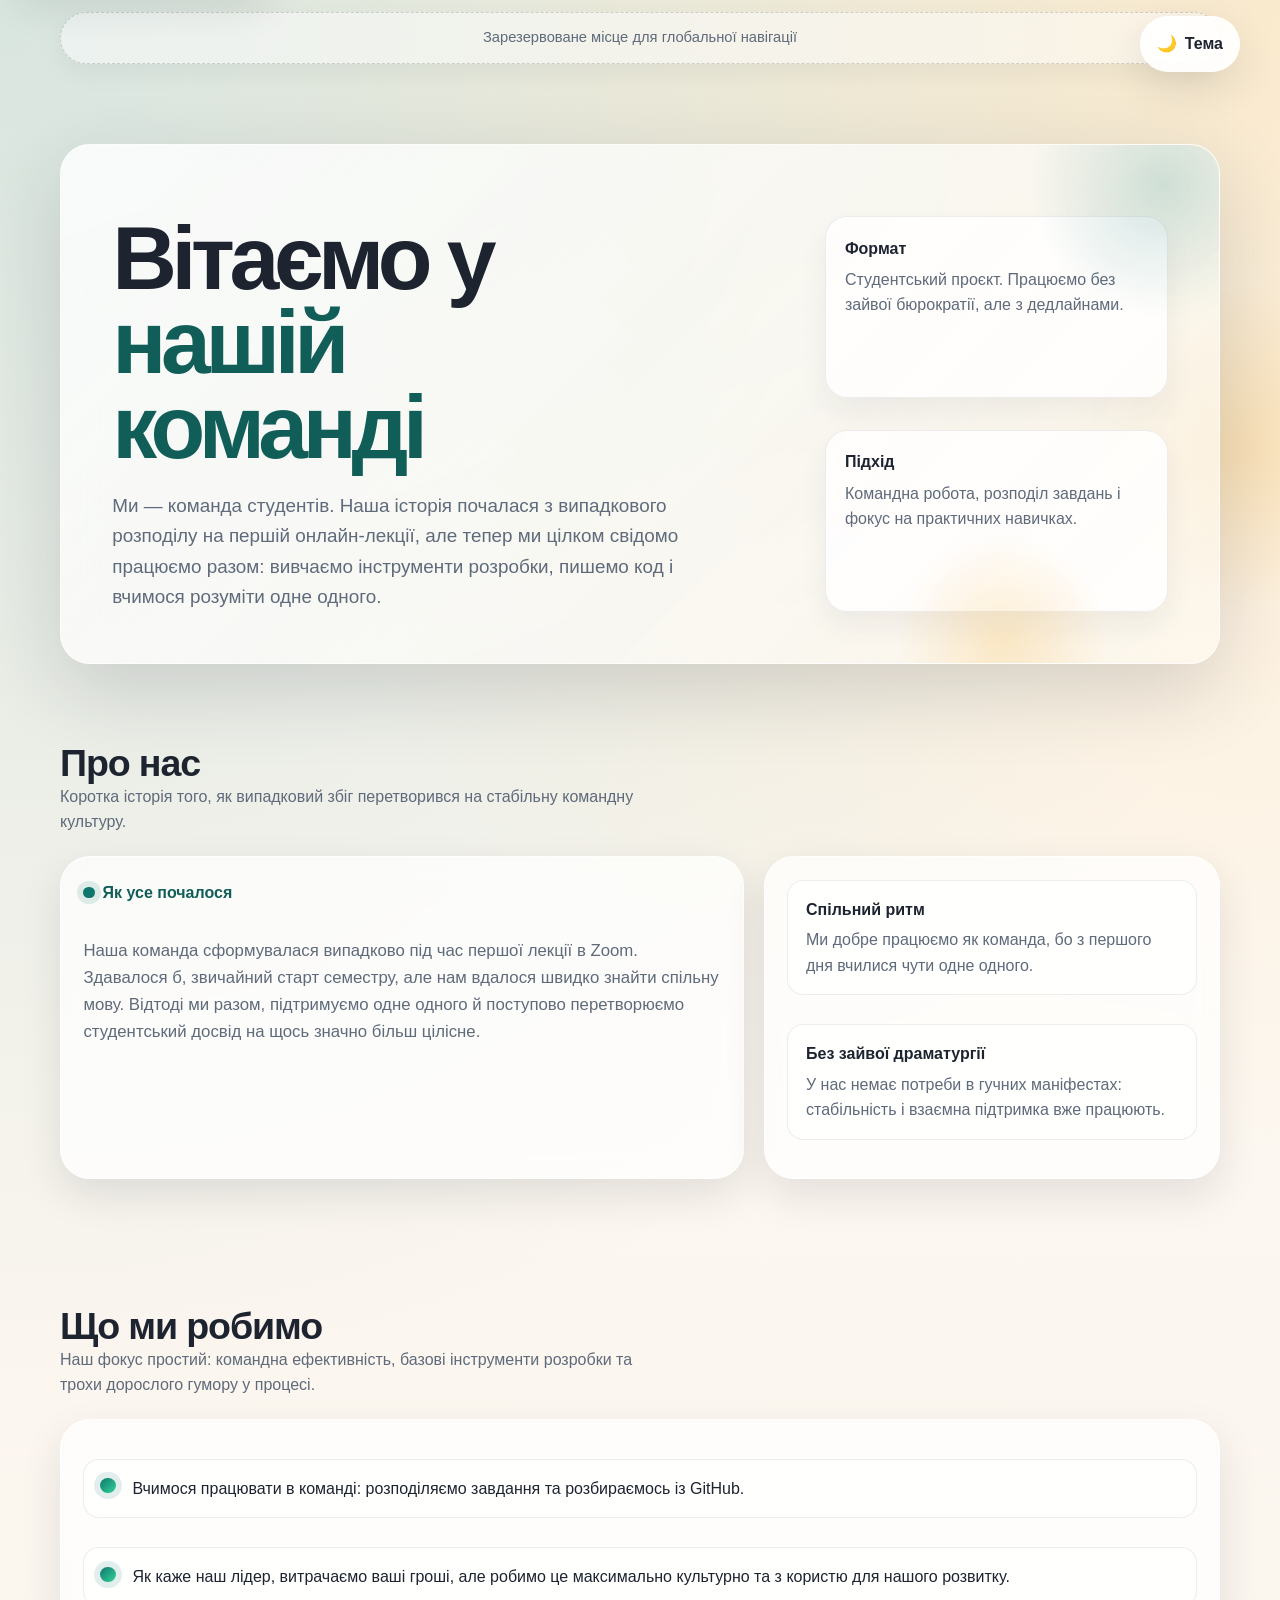
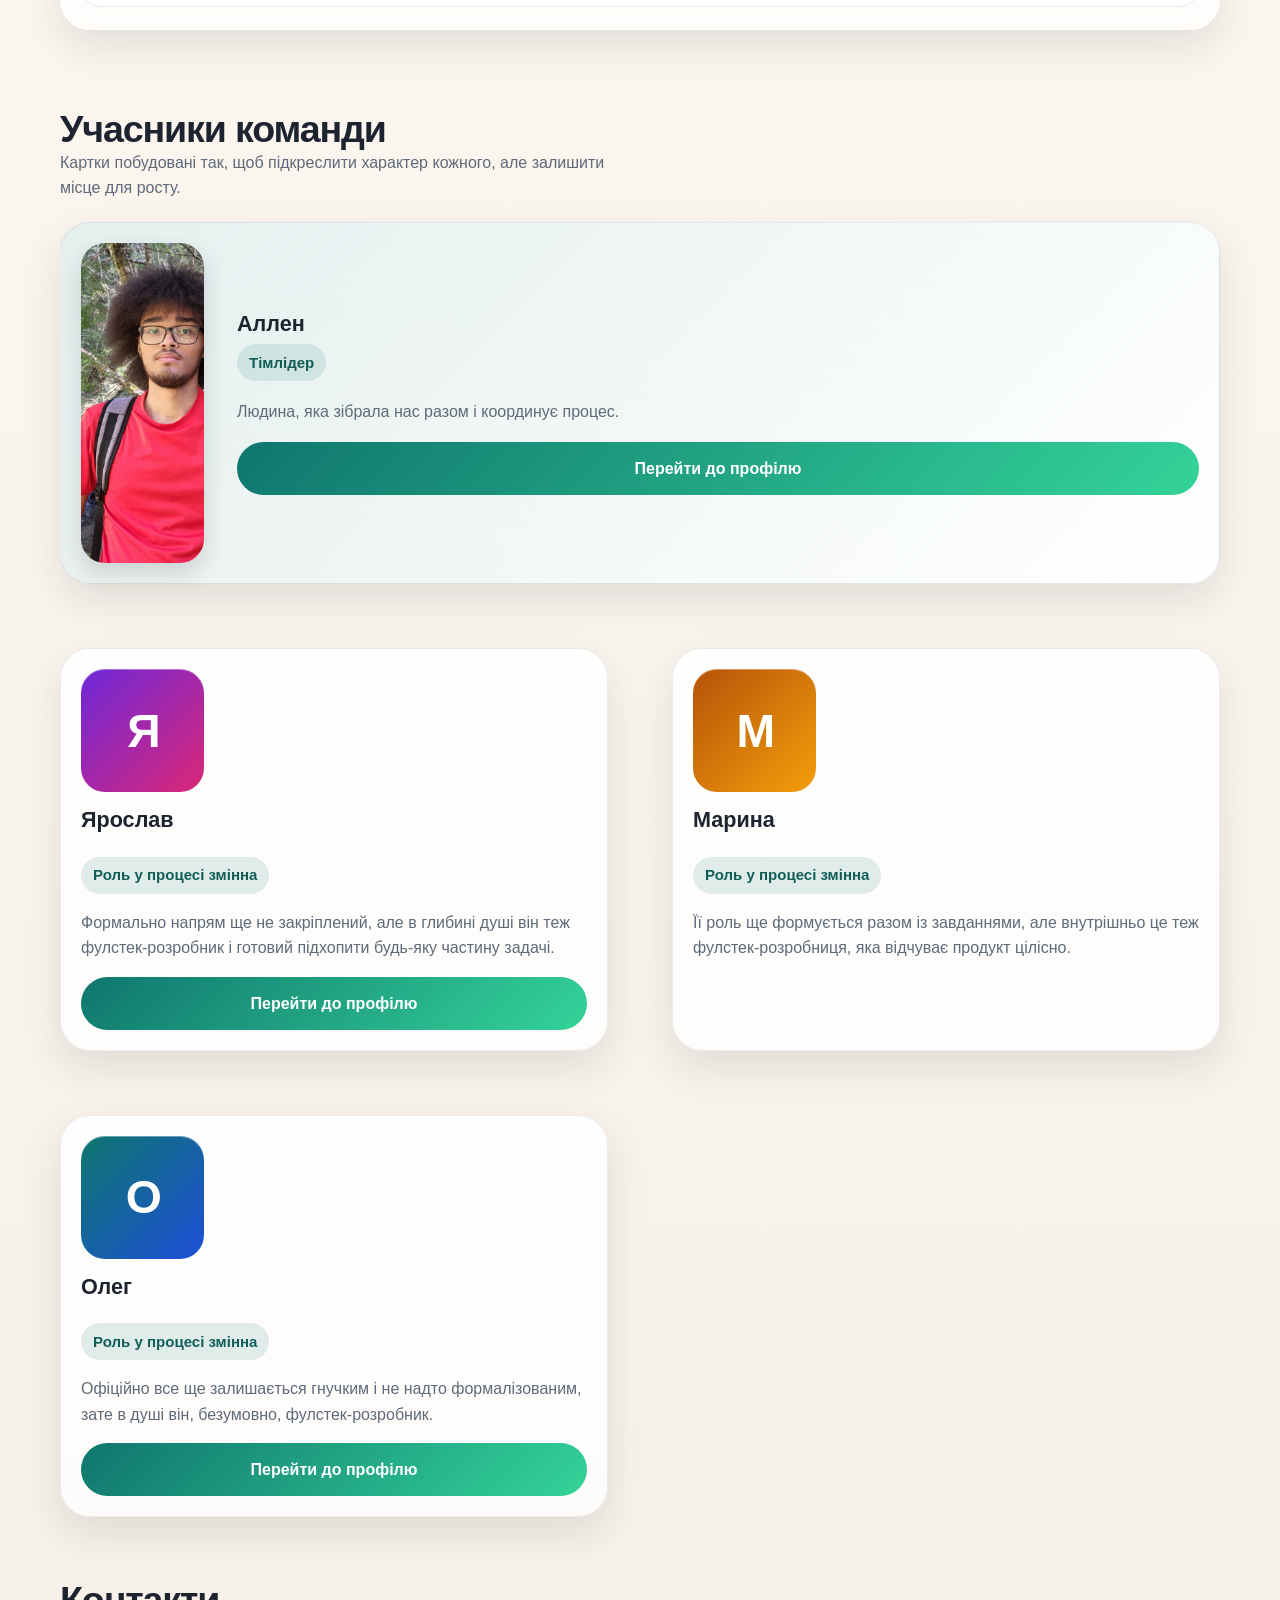
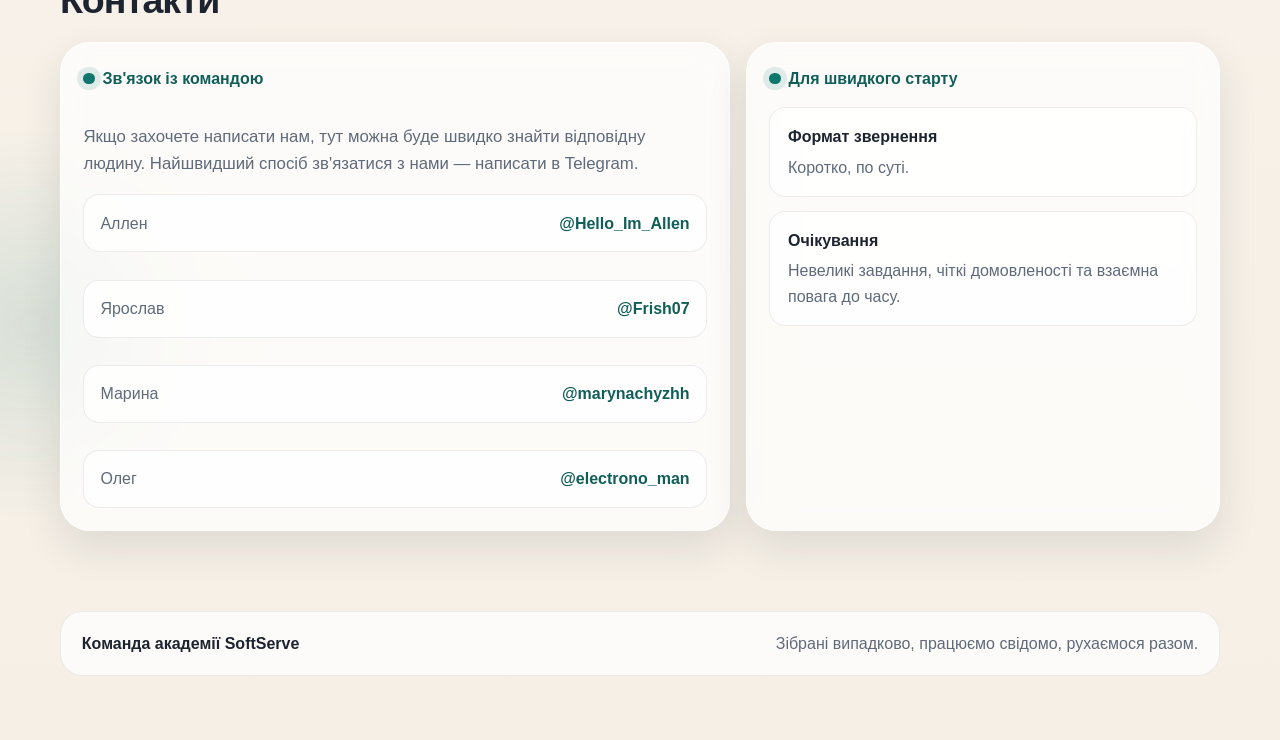
<file: index.html>
<!DOCTYPE html>
<html lang="uk">

<head>
    <meta charset="UTF-8">
    <meta name="viewport" content="width=device-width, initial-scale=1.0">
    <meta name="description" content="Сучасна сторінка команди академії SoftServe з описом, ролями та контактами.">
    <title>Команда академії SoftServe</title>
    <link rel="stylesheet" href="./css/styles.css">
</head>

<body>
    <a class="skip-link" href="#main-content">Перейти до основного вмісту</a>
    <nav id="navbar-placeholder" aria-label="Майбутня глобальна навігація">
        <div class="navbar-placeholder-bar">Зарезервоване місце для глобальної навігації</div>
    </nav>
    <div class="theme-toggle">
        <input type="checkbox" id="theme-switch" class="theme-switch" aria-label="Увімкнути нічну тему">
        <label for="theme-switch" class="theme-switch-label">
            <span class="theme-switch-icon">🌙</span>
            <span class="theme-switch-text">Тема</span>
        </label>
    </div>
    <div class="page-shell">
        <main id="main-content">
            <section class="hero">
                <div class="container">
                    <div class="hero-card">
                        <div class="hero-grid">
                            <div>
                                <h1>Вітаємо у <span>нашій команді</span></h1>
                                <p class="hero-copy">
                                    Ми — команда студентів. Наша історія почалася з випадкового розподілу на першій
                                    онлайн-лекції, але тепер ми цілком свідомо працюємо разом: вивчаємо інструменти
                                    розробки, пишемо код і вчимося розуміти одне одного.
                                </p>
                            </div>
                            <aside class="hero-meta" aria-label="Короткі факти про команду">
                                <div class="meta-card">
                                    <strong>Формат</strong>
                                    <p>Студентський проєкт. Працюємо без зайвої бюрократії, але з дедлайнами.</p>
                                </div>
                                <div class="meta-card">
                                    <strong>Підхід</strong>
                                    <p>Командна робота, розподіл завдань і фокус на практичних навичках.</p>
                                </div>
                            </aside>
                        </div>
                    </div>
                </div>
            </section>

            <section class="section" id="about">
                <div class="container">
                    <div class="section-heading">
                        <div>
                            <h2>Про нас</h2>
                            <p>Коротка історія того, як випадковий збіг перетворився на стабільну командну культуру.</p>
                        </div>
                    </div>
                    <div class="about-grid">
                        <article class="panel">
                            <span class="story-badge">Як усе почалося</span>
                            <p class="about-copy">
                                Наша команда сформувалася випадково під час першої лекції в Zoom. Здавалося б, звичайний
                                старт семестру, але нам вдалося швидко знайти спільну мову. Відтоді ми разом,
                                підтримуємо одне одного й поступово перетворюємо студентський досвід на щось значно
                                більш цілісне.
                            </p>
                        </article>
                        <aside class="panel facts" aria-label="Факти про команду">
                            <div class="fact">
                                <strong>Спільний ритм</strong>
                                <span>Ми добре працюємо як команда, бо з першого дня вчилися чути одне одного.</span>
                            </div>
                            <div class="fact">
                                <strong>Без зайвої драматургії</strong>
                                <span>У нас немає потреби в гучних маніфестах: стабільність і взаємна підтримка вже
                                    працюють.</span>
                            </div>
                        </aside>
                    </div>
                </div>
            </section>

            <section class="section" id="what-we-do">
                <div class="container">
                    <div class="section-heading">
                        <div>
                            <h2>Що ми робимо</h2>
                            <p>Наш фокус простий: командна ефективність, базові інструменти розробки та трохи дорослого
                                гумору у процесі.</p>
                        </div>
                    </div>
                    <div class="panel">
                        <ul class="what-list">
                            <li>Вчимося працювати в команді: розподіляємо завдання та розбираємось із GitHub.</li>
                            <li>Як каже наш лідер, витрачаємо ваші гроші, але робимо це максимально культурно та з
                                користю для нашого розвитку.</li>
                        </ul>
                    </div>
                </div>
            </section>

            <section class="section" id="team">
                <div class="container">
                    <div class="section-heading">
                        <div>
                            <h2>Учасники команди</h2>
                            <p>Картки побудовані так, щоб підкреслити характер кожного, але залишити місце для росту.
                            </p>
                        </div>
                    </div>
                    <div class="team-grid">
                        <article class="team-card featured">
                            <img class="avatar avatar-photo" src="./content/images/Allen.png" alt="Фото Аллена"
                                width="320" height="320" loading="lazy" decoding="async">
                            <div class="details">
                                <div>
                                    <h3>Аллен</h3>
                                    <span class="team-role">Тімлідер</span>
                                </div>
                                <p>
                                    Людина, яка зібрала нас разом і координує процес.
                                </p>
                                <a href="./html/team/aboutAllen.html" class="profile-link">Перейти до профілю</a>
                            </div>
                        </article>

                        <article class="team-card">
                            <div class="avatar alt" aria-hidden="true">Я</div>
                            <h3>Ярослав</h3>
                            <span class="team-role">Роль у процесі змінна</span>
                            <p>
                                Формально напрям ще не закріплений, але в глибині душі він теж фулстек-розробник і
                                готовий підхопити будь-яку частину задачі.
                            </p>
                            <a href="./html/team/aboutyaroslav.html" class="profile-link">Перейти до профілю</a>
                        </article>

                        <article class="team-card">
                            <div class="avatar warm" aria-hidden="true">М</div>
                            <h3>Марина</h3>
                            <span class="team-role">Роль у процесі змінна</span>
                            <p>
                                Її роль ще формується разом із завданнями, але внутрішньо це теж фулстек-розробниця, яка
                                відчуває продукт цілісно.
                            </p>
                        </article>

                        <article class="team-card">
                            <div class="avatar" aria-hidden="true">О</div>
                            <h3>Олег</h3>
                            <span class="team-role">Роль у процесі змінна</span>
                            <p>
                                Офіційно все ще залишається гнучким і не надто формалізованим, зате в душі він,
                                безумовно, фулстек-розробник.
                            </p>
                            <a href="./html/team/aboutOleh.html" class="profile-link">Перейти до профілю</a>
                        </article>
                    </div>
                </div>
            </section>

            <section class="section" id="contact">
                <div class="container">
                    <div class="section-heading">
                        <div>
                            <h2>Контакти</h2>
                        </div>
                    </div>
                    <div class="contact-grid">
                        <div class="panel contact-panel">
                            <strong class="story-badge">Зв'язок із командою</strong>
                            <p class="about-copy">
                                Якщо захочете написати нам, тут можна буде швидко знайти відповідну людину. Найшвидший
                                спосіб зв'язатися з нами — написати в Telegram.
                            </p>
                            <ul class="contact-list">
                                <li><span>Аллен</span><a class="handle"
                                        href="https://t.me/Hello_Im_Allen">@Hello_Im_Allen</a></li>
                                <li><span>Ярослав</span><a class="handle" href="https://t.me/Frish07">@Frish07</a></li>
                                <li><span>Марина</span><a class="handle"
                                        href="https://t.me/marynachyzhh">@marynachyzhh</a></li>
                                <li><span>Олег</span><a class="handle"
                                        href="https://t.me/electrono_man">@electrono_man</a></li>
                            </ul>
                        </div>

                        <aside class="panel handles-panel">
                            <strong class="story-badge">Для швидкого старту</strong>
                            <div class="fact">
                                <strong>Формат звернення</strong>
                                <span>Коротко, по суті.</span>
                            </div>
                            <div class="fact">
                                <strong>Очікування</strong>
                                <span>Невеликі завдання, чіткі домовленості та взаємна повага до часу.</span>
                            </div>
                        </aside>
                    </div>
                </div>
            </section>
        </main>

        <footer>
            <div class="container">
                <div class="footer-band">
                    <strong>Команда академії SoftServe</strong>
                    <span>Зібрані випадково, працюємо свідомо, рухаємося разом.</span>
                </div>
            </div>
        </footer>
    </div>
</body>

</html>
</file>
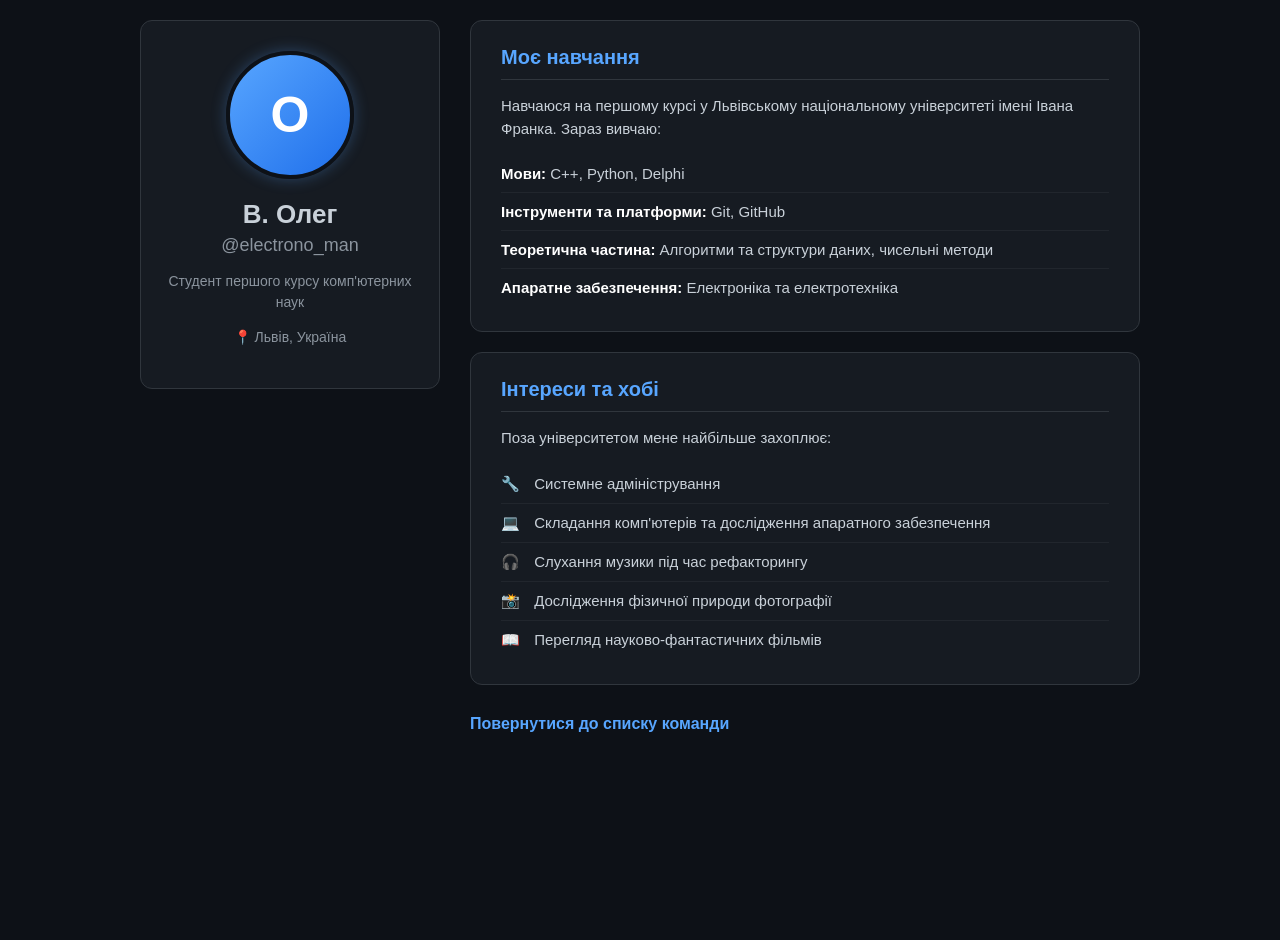
<file: oleh/index.html>
<!DOCTYPE html>
<html lang="uk">
<head>
    <meta charset="UTF-8">
    <meta name="viewport" content="width=device-width, initial-scale=1.0">
    <title>Олег | Сторінка про себе</title>
    <link rel="stylesheet" href="style.css">
</head>
<body>

    <div class="profile-container">
        <aside class="sidebar">
            <div class="avatar-container">
                <div class="avatar-placeholder">О</div>
            </div>
            <div class="user-meta">
                <h1>В. Олег</h1>
                <p class="username">@electrono_man</p> <p class="bio">Студент першого курсу комп'ютерних наук</p>
                <p class="location">📍 Львів, Україна</p>
            </div>
        </aside>

        <main class="main-content">
            <section class="info-card">
                <h3>Моє навчання</h3>
                <p class="intro-text">Навчаюся на першому курсі у Львівському національному університеті імені Івана Франка. Зараз вивчаю:</p>
                <ul class="skills-list">
                    <li><strong>Мови:</strong> C++, Python, Delphi</li>
                    <li><strong>Інструменти та платформи:</strong> Git, GitHub</li>
                    <li><strong>Теоретична частина:</strong> Алгоритми та структури даних, чисельні методи</li>
                    <li><strong>Апаратне забезпечення:</strong> Електроніка та електротехніка</li>
                </ul>
            </section>

            <section class="info-card">
                <h3>Інтереси та хобі</h3>
                <p class="intro-text">Поза університетом мене найбільше захоплює:</p>
                <ul class="hobby-list">
                    <li><span class="emoji">🔧</span> Системне адміністрування</li>
                    <li><span class="emoji">💻</span> Складання комп'ютерів та дослідження апаратного забезпечення</li>
                    <li><span class="emoji">🎧</span> Слухання музики під час рефакторингу</li>
                    <li><span class="emoji">📸</span> Дослідження фізичної природи фотографії</li>
                    <li><span class="emoji">📖</span> Перегляд науково-фантастичних фільмів</li>
                </ul>
            </section>
            
            <div class="navigation-card">
                 <a href="../index.html" class="back-link">Повернутися до списку команди</a>
            </div>
        </main>
    </div>

</body>
</html>
</file>
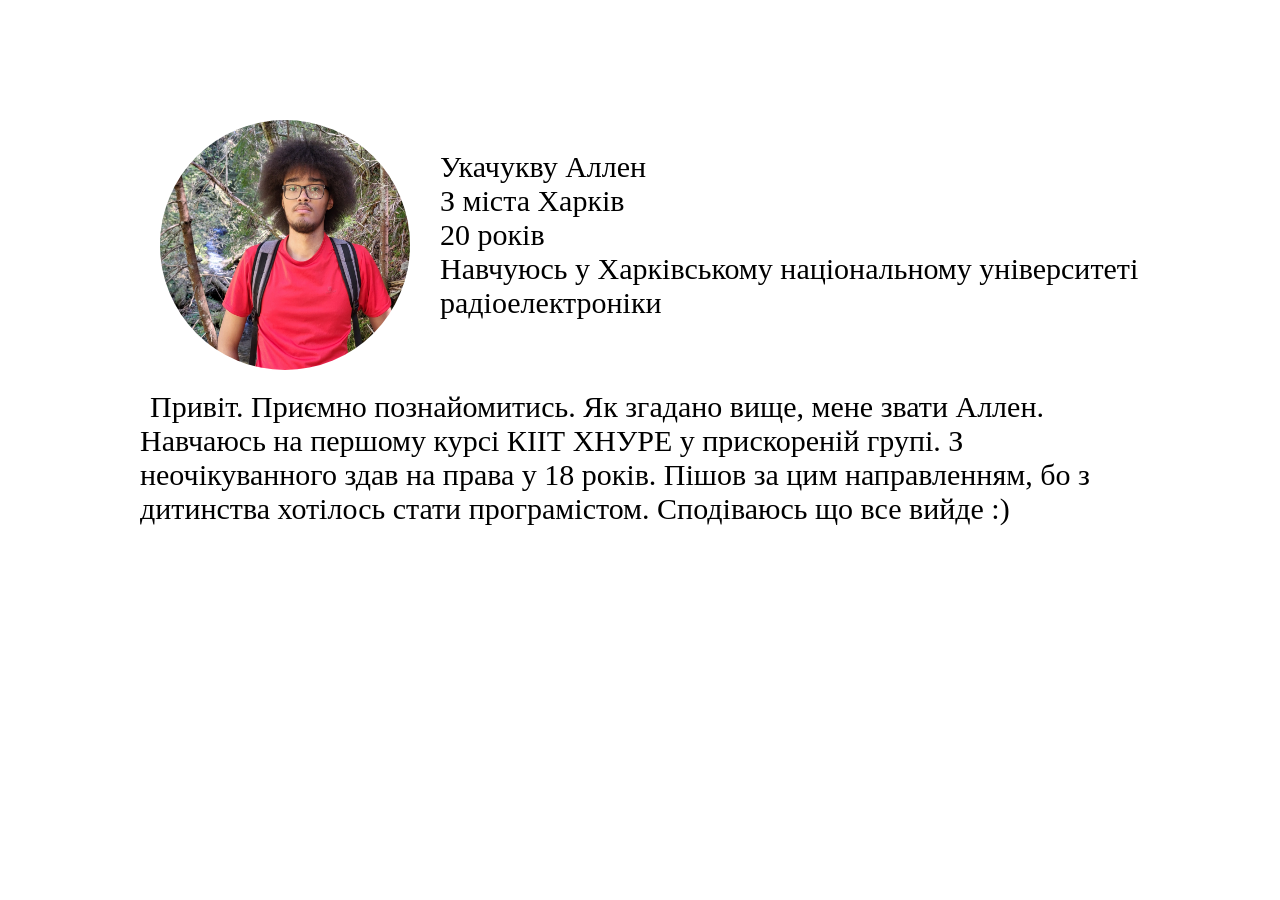
<file: aboutAllen.html>
<!DOCTYPE html>
<html lang="ua">

<head>
    <meta charset="UTF-8">
    <meta name="viewport" content="width=device-width, initial-scale=1.0">
    <title>Document</title>
    <link rel="stylesheet" href="..\css\aboutAllen.css">
</head>

<body>
    <div class="about">
        <div class="row1">
            <img src="..\content\images\Allen.png" alt="Файний хлопак">
            <div class="textConteiner">
                <span> Укачукву Аллен<br>З міста Харків<br>20 років<br>Навчуюсь у Харківському національному
                    університеті
                    радіоелектроніки</span>
            </div>
        </div>
        <span class="comment">Привіт. Приємно познайомитись. Як згадано вище, мене звати Аллен. Навчаюсь на першому
            курсі КІІТ ХНУРЕ у прискореній групі. З неочікуванного здав на права у 18 років. Пішов за цим направленням,
            бо з дитинства хотілось стати програмістом. Сподіваюсь що все вийде :) </span>
    </div>
</body>

</html>
</file>
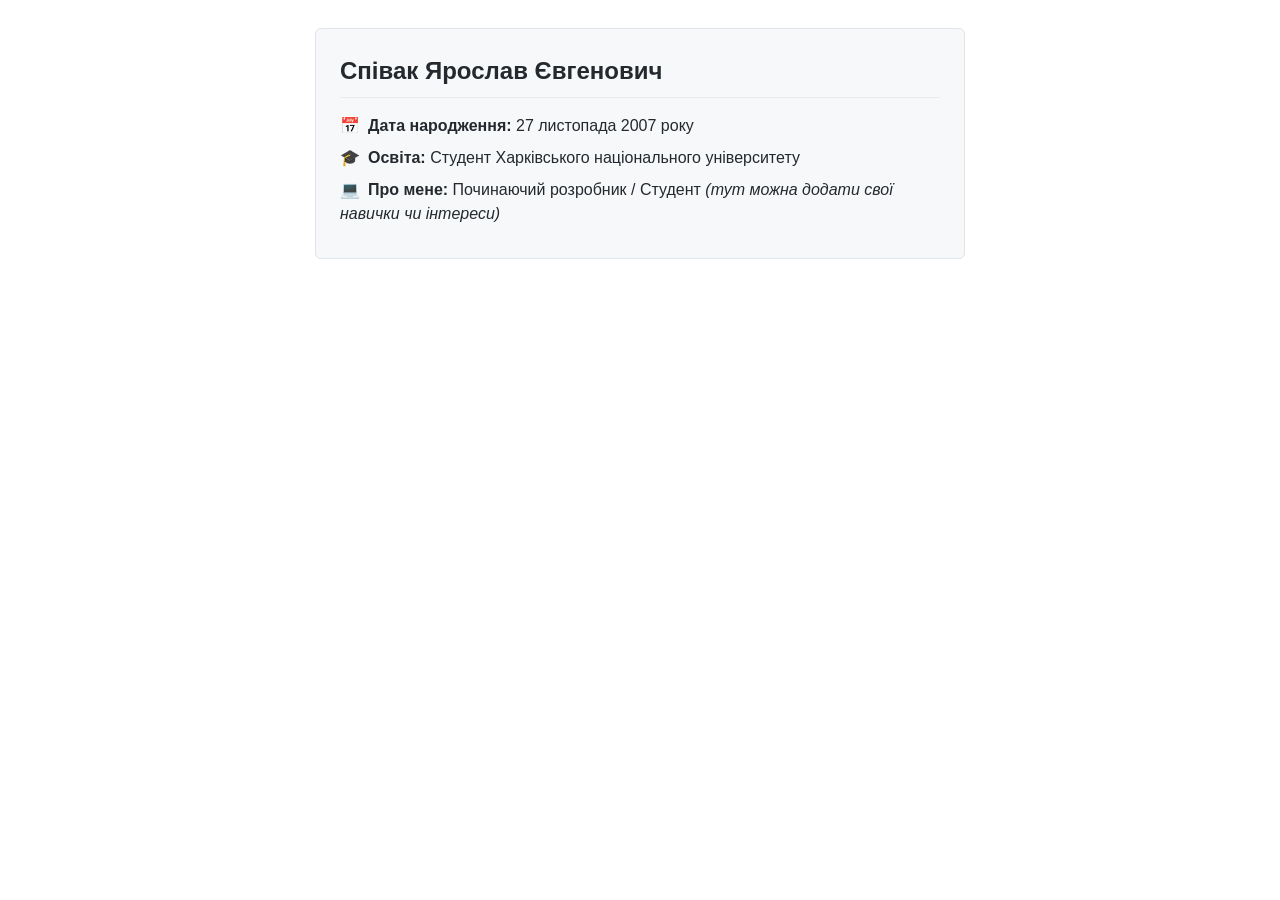
<file: aboutyaroslav.html>
<!DOCTYPE html>
<html lang="uk">
<head>
    <meta charset="UTF-8">
    <meta name="viewport" content="width=device-width, initial-scale=1.0">
    <title>Профіль - Співак Ярослав</title>
    <style>
        body {
            font-family: -apple-system, BlinkMacSystemFont, "Segoe UI", Helvetica, Arial, sans-serif;
            background-color: #ffffff;
            color: #24292e;
            line-height: 1.5;
            padding: 20px;
        }
        .profile-card {
            max-width: 600px;
            margin: 0 auto;
            padding: 24px;
            border: 1px solid #e1e4e8;
            border-radius: 6px;
            background-color: #f6f8fa;
        }
        .profile-name {
            font-size: 24px;
            font-weight: 600;
            margin-top: 0;
            margin-bottom: 16px;
            border-bottom: 1px solid #eaecef;
            padding-bottom: 8px;
        }
        .profile-info {
            list-style: none;
            padding: 0;
            margin: 0;
        }
        .profile-info li {
            margin-bottom: 8px;
            font-size: 16px;
        }
        .icon {
            margin-right: 8px;
        }
    </style>
</head>
<body>

    <div class="profile-card">
        <h1 class="profile-name">Співак Ярослав Євгенович</h1>
        <ul class="profile-info">
            <li><span class="icon">📅</span><strong>Дата народження:</strong> 27 листопада 2007 року</li>
            <li><span class="icon">🎓</span><strong>Освіта:</strong> Студент Харківського національного університету</li>
            <li><span class="icon">💻</span><strong>Про мене:</strong> Починаючий розробник / Студент <i>(тут можна додати свої навички чи інтереси)</i></li>
        </ul>
    </div>

</body>
</html>
</file>
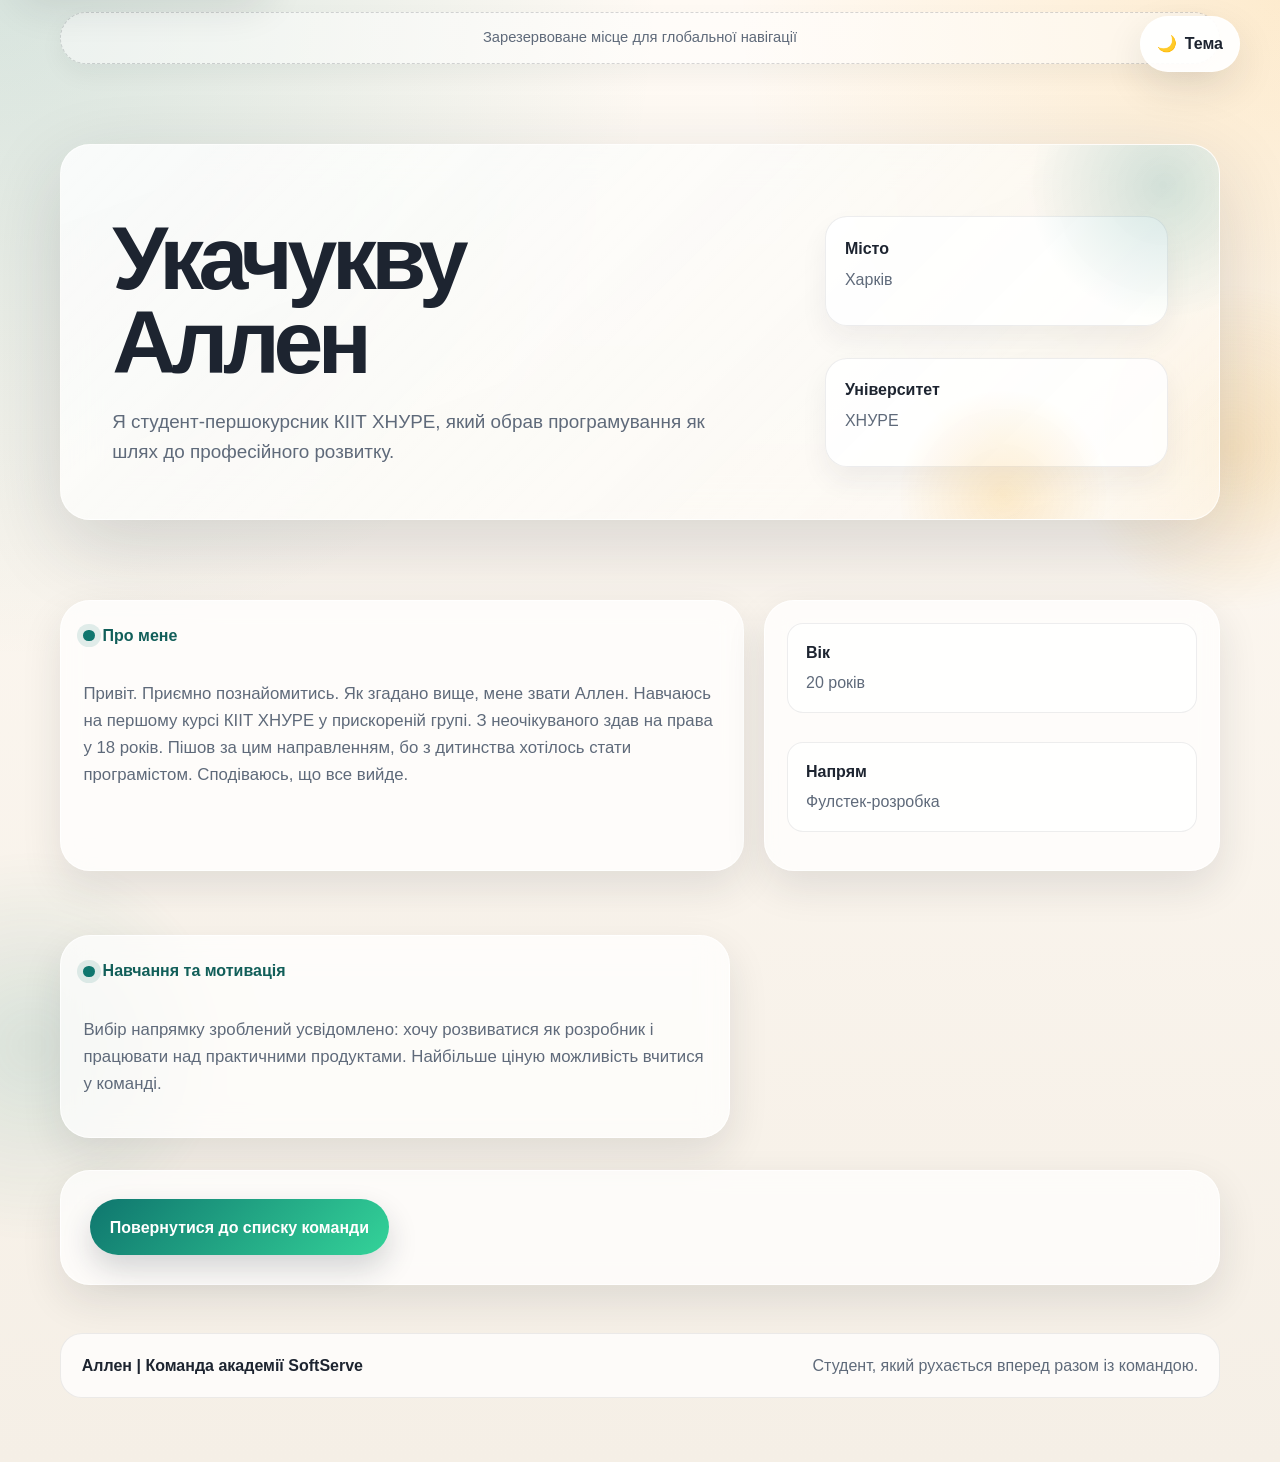
<file: html/team/aboutAllen.html>
<!DOCTYPE html>
<html lang="ua">

<head>
    <meta charset="UTF-8">
    <meta name="viewport" content="width=device-width, initial-scale=1.0">
    <title>Аллен | Сторінка про себе</title>
    <link rel="stylesheet" href="../../css/styles.css">
</head>

<body>
    <a class="skip-link" href="#main-content">Перейти до основного вмісту</a>
    <nav id="navbar-placeholder" aria-label="Майбутня глобальна навігація">
        <div class="navbar-placeholder-bar">Зарезервоване місце для глобальної навігації</div>
    </nav>

    <div class="theme-toggle">
        <input type="checkbox" id="theme-switch" class="theme-switch" aria-label="Увімкнути нічну тему">
        <label for="theme-switch" class="theme-switch-label">
            <span class="theme-switch-icon">🌙</span>
            <span class="theme-switch-text">Тема</span>
        </label>
    </div>

    <div class="page-shell">
        <main id="main-content">
            <section class="hero">
                <div class="container">
                    <div class="hero-card">
                        <div class="hero-grid">
                            <div>
                                <h1>Укачукву Аллен</h1>
                                <p class="hero-copy">
                                    Я студент-першокурсник КІІТ ХНУРЕ, який обрав програмування як шлях до професійного
                                    розвитку.
                                </p>
                            </div>
                            <aside class="hero-meta" aria-label="Короткі факти про Аллена">
                                <div class="meta-card">
                                    <strong>Місто</strong>
                                    <p>Харків</p>
                                </div>
                                <div class="meta-card">
                                    <strong>Університет</strong>
                                    <p>ХНУРЕ</p>
                                </div>
                            </aside>
                        </div>
                    </div>
                </div>
            </section>

            <section class="section">
                <div class="container">
                    <div class="about-grid">
                        <article class="panel">
                            <span class="story-badge">Про мене</span>
                            <p class="about-copy">
                                Привіт. Приємно познайомитись. Як згадано вище, мене звати Аллен. Навчаюсь на першому
                                курсі КІІТ
                                ХНУРЕ у прискореній групі. З неочікуваного здав на права у 18 років. Пішов за цим
                                направленням,
                                бо з дитинства хотілось стати програмістом. Сподіваюсь, що все вийде.
                            </p>
                        </article>
                        <aside class="panel facts" aria-label="Додаткова інформація">
                            <div class="fact">
                                <strong>Вік</strong>
                                <span>20 років</span>
                            </div>
                            <div class="fact">
                                <strong>Напрям</strong>
                                <span>Фулстек-розробка</span>
                            </div>
                        </aside>
                    </div>

                    <div class="contact-grid">
                        <div class="panel contact-panel">
                            <strong class="story-badge">Навчання та мотивація</strong>
                            <p class="about-copy">
                                Вибір напрямку зроблений усвідомлено: хочу розвиватися як розробник і працювати над
                                практичними продуктами.
                                Найбільше ціную можливість вчитися у команді.
                            </p>
                        </div>
                    </div>

                    <div class="navigation-card">
                        <a href="../../index.html" class="back-link">Повернутися до списку команди</a>
                    </div>
                </div>
            </section>
        </main>

        <footer>
            <div class="container">
                <div class="footer-band">
                    <strong>Аллен | Команда академії SoftServe</strong>
                    <span>Студент, який рухається вперед разом із командою.</span>
                </div>
            </div>
        </footer>
    </div>
</body>

</html>
</file>
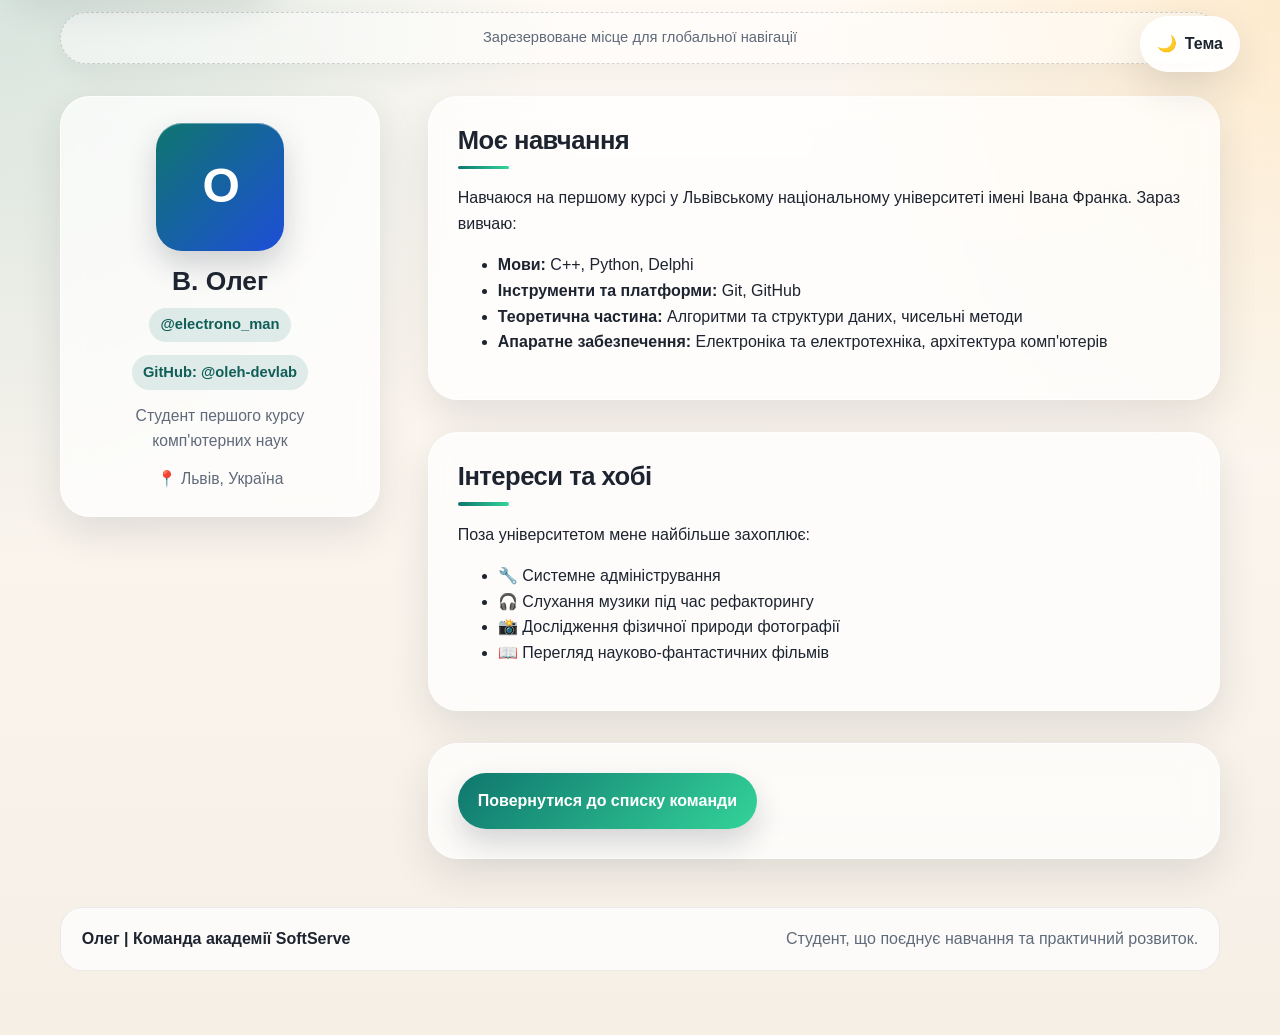
<file: html/team/aboutOleh.html>
<!DOCTYPE html>
<html lang="uk">

<head>
    <meta charset="UTF-8">
    <meta name="viewport" content="width=device-width, initial-scale=1.0">
    <title>Олег | Сторінка про себе</title>
    <link rel="stylesheet" href="../../css/styles.css">
</head>

<body>
    <a class="skip-link" href="#main-content">Перейти до основного вмісту</a>
    <nav id="navbar-placeholder" aria-label="Майбутня глобальна навігація">
        <div class="navbar-placeholder-bar">Зарезервоване місце для глобальної навігації</div>
    </nav>

    <div class="theme-toggle">
        <input type="checkbox" id="theme-switch" class="theme-switch" aria-label="Увімкнути нічну тему">
        <label for="theme-switch" class="theme-switch-label">
            <span class="theme-switch-icon">🌙</span>
            <span class="theme-switch-text">Тема</span>
        </label>
    </div>

    <div class="profile-container">
        <aside class="sidebar">
            <div class="avatar-container">
                <div class="avatar-placeholder">О</div>
            </div>
            <div class="user-meta">
                <h1>В. Олег</h1>
                <p class="username">@electrono_man</p>
                <p class="github"><a href="https://github.com/oleh-devlab" target="_blank"
                        rel="noopener noreferrer">GitHub: @oleh-devlab</a></p>
                <p class="bio">Студент першого курсу комп'ютерних наук</p>
                <p class="location">📍 Львів, Україна</p>
            </div>
        </aside>

        <main id="main-content" class="main-content">
            <section class="info-card">
                <h3>Моє навчання</h3>
                <p class="intro-text">Навчаюся на першому курсі у Львівському національному університеті імені Івана
                    Франка. Зараз вивчаю:</p>
                <ul class="skills-list">
                    <li><strong>Мови:</strong> C++, Python, Delphi</li>
                    <li><strong>Інструменти та платформи:</strong> Git, GitHub</li>
                    <li><strong>Теоретична частина:</strong> Алгоритми та структури даних, чисельні методи</li>
                    <li><strong>Апаратне забезпечення:</strong> Електроніка та електротехніка, архітектура комп'ютерів
                    </li>
                </ul>
            </section>

            <section class="info-card">
                <h3>Інтереси та хобі</h3>
                <p class="intro-text">Поза університетом мене найбільше захоплює:</p>
                <ul class="hobby-list">
                    <li><span class="emoji">🔧</span> Системне адміністрування</li>
                    <li><span class="emoji">🎧</span> Слухання музики під час рефакторингу</li>
                    <li><span class="emoji">📸</span> Дослідження фізичної природи фотографії</li>
                    <li><span class="emoji">📖</span> Перегляд науково-фантастичних фільмів</li>
                </ul>
            </section>

            <div class="navigation-card">
                <a href="../../index.html" class="back-link">Повернутися до списку команди</a>
            </div>
        </main>
    </div>
    <footer>
        <div class="container">
            <div class="footer-band">
                <strong>Олег | Команда академії SoftServe</strong>
                <span>Студент, що поєднує навчання та практичний розвиток.</span>
            </div>
        </div>
    </footer>

</body>

</html>
</file>
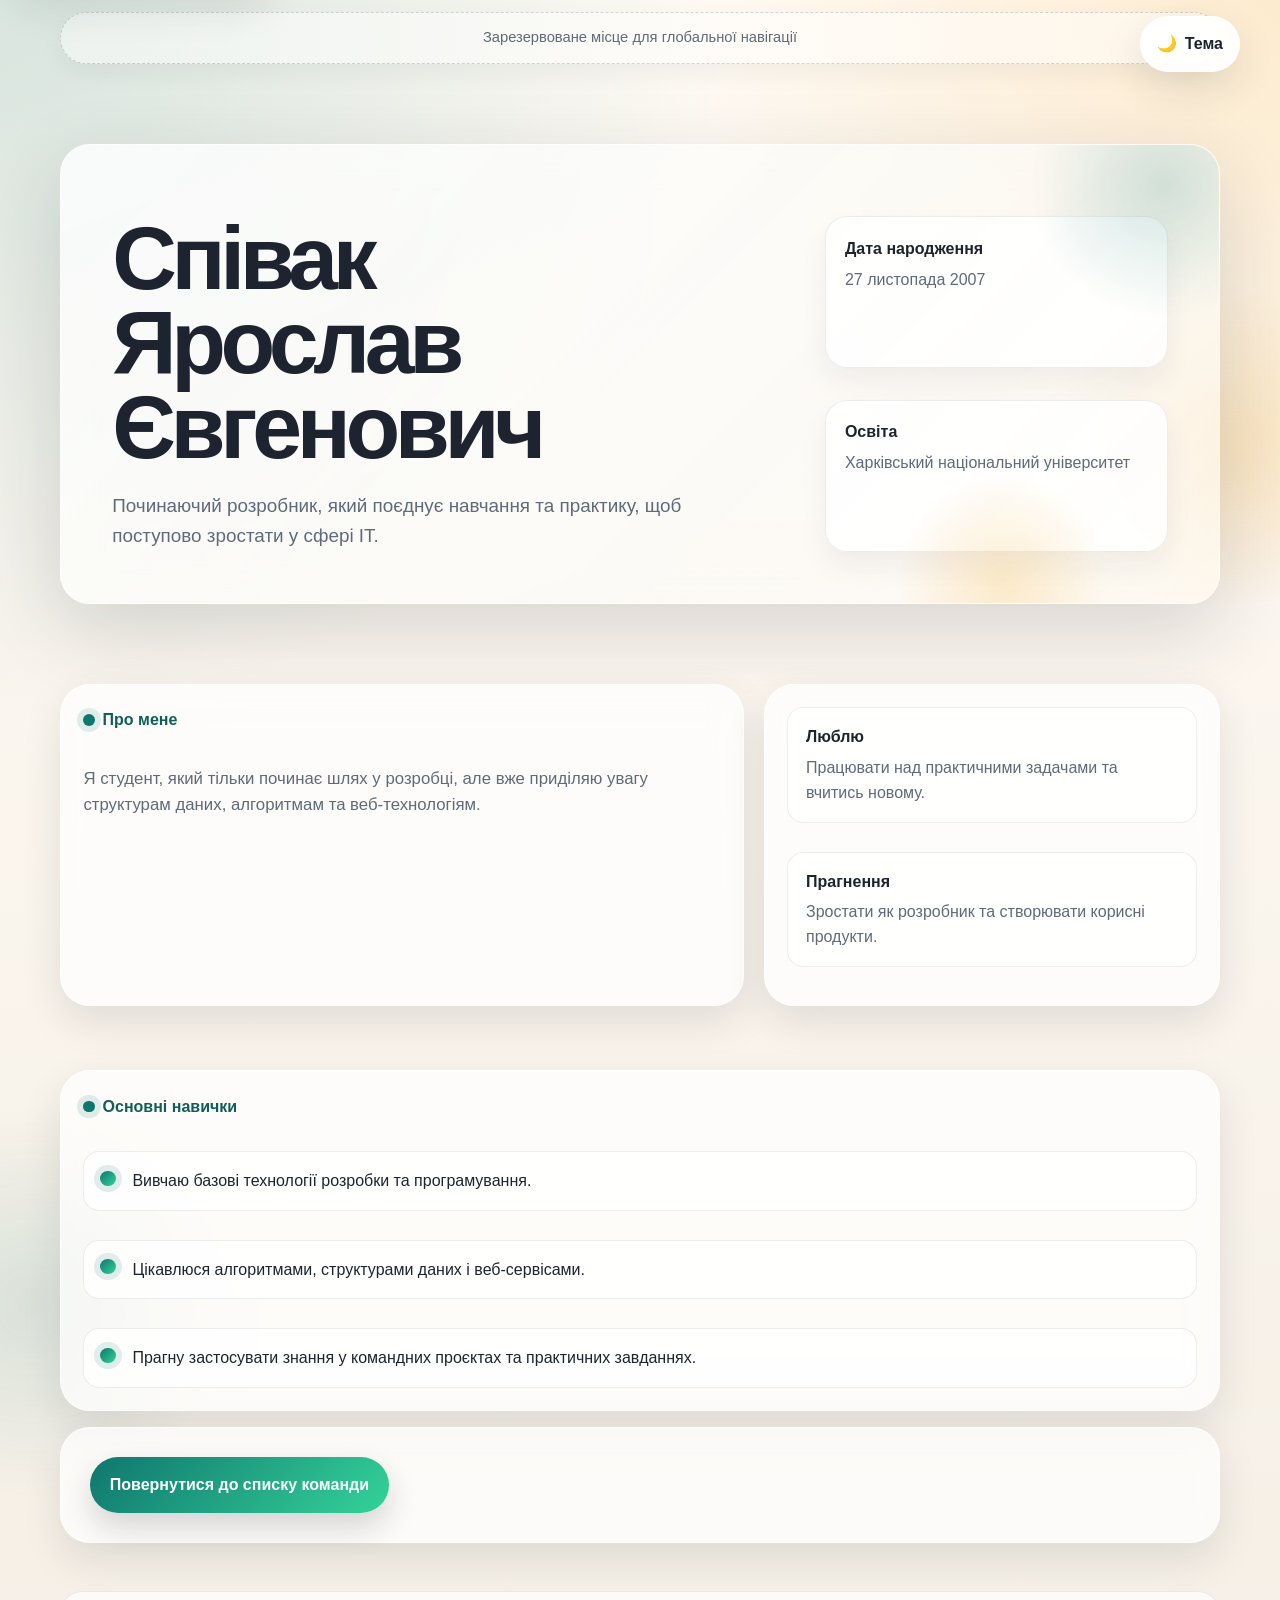
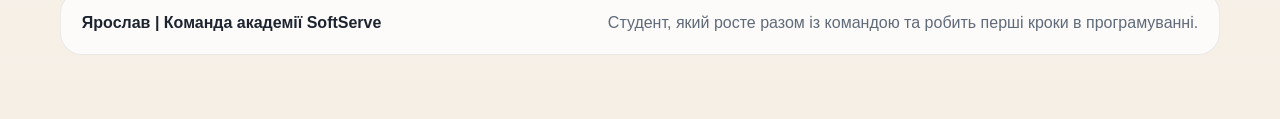
<file: html/team/aboutyaroslav.html>
<!DOCTYPE html>
<html lang="uk">

<head>
    <meta charset="UTF-8">
    <meta name="viewport" content="width=device-width, initial-scale=1.0">
    <title>Ярослав | Сторінка про себе</title>
    <link rel="stylesheet" href="../../css/styles.css">
</head>

<body>
    <a class="skip-link" href="#main-content">Перейти до основного вмісту</a>
    <nav id="navbar-placeholder" aria-label="Майбутня глобальна навігація">
        <div class="navbar-placeholder-bar">Зарезервоване місце для глобальної навігації</div>
    </nav>

    <div class="theme-toggle">
        <input type="checkbox" id="theme-switch" class="theme-switch" aria-label="Увімкнути нічну тему">
        <label for="theme-switch" class="theme-switch-label">
            <span class="theme-switch-icon">🌙</span>
            <span class="theme-switch-text">Тема</span>
        </label>
    </div>

    <div class="page-shell">
        <main id="main-content">
            <section class="hero">
                <div class="container">
                    <div class="hero-card">
                        <div class="hero-grid">
                            <div>
                                <h1>Співак Ярослав Євгенович</h1>
                                <p class="hero-copy">
                                    Починаючий розробник, який поєднує навчання та практику, щоб поступово зростати у
                                    сфері IT.
                                </p>
                            </div>
                            <aside class="hero-meta" aria-label="Короткі факти про Ярослава">
                                <div class="meta-card">
                                    <strong>Дата народження</strong>
                                    <p>27 листопада 2007</p>
                                </div>
                                <div class="meta-card">
                                    <strong>Освіта</strong>
                                    <p>Харківський національний університет</p>
                                </div>
                            </aside>
                        </div>
                    </div>
                </div>
            </section>

            <section class="section">
                <div class="container">
                    <div class="about-grid">
                        <article class="panel">
                            <span class="story-badge">Про мене</span>
                            <p class="about-copy">
                                Я студент, який тільки починає шлях у розробці, але вже приділяю увагу структурам даних,
                                алгоритмам та веб-технологіям.
                            </p>
                        </article>
                        <aside class="panel facts" aria-label="Додаткова інформація">
                            <div class="fact">
                                <strong>Люблю</strong>
                                <span>Працювати над практичними задачами та вчитись новому.</span>
                            </div>
                            <div class="fact">
                                <strong>Прагнення</strong>
                                <span>Зростати як розробник та створювати корисні продукти.</span>
                            </div>
                        </aside>
                    </div>

                    <div class="panel">
                        <span class="story-badge">Основні навички</span>
                        <ul class="what-list">
                            <li>Вивчаю базові технології розробки та програмування.</li>
                            <li>Цікавлюся алгоритмами, структурами даних і веб-сервісами.</li>
                            <li>Прагну застосувати знання у командних проєктах та практичних завданнях.</li>
                        </ul>
                    </div>

                    <div class="navigation-card">
                        <a href="../../index.html" class="back-link">Повернутися до списку команди</a>
                    </div>
                </div>
            </section>
        </main>

        <footer>
            <div class="container">
                <div class="footer-band">
                    <strong>Ярослав | Команда академії SoftServe</strong>
                    <span>Студент, який росте разом із командою та робить перші кроки в програмуванні.</span>
                </div>
            </div>
        </footer>
    </div>

</body>

</html>
</file>
<file: css/styles.css>
:root {
    color-scheme: light;
    --bg: #f5efe6;
    --bg-alt: #fbf7f1;
    --surface: rgba(255, 255, 255, 0.72);
    --surface-strong: #ffffff;
    --text: #1d2430;
    --muted: #5f6a7a;
    --accent: #0f766e;
    --accent-strong: #115e59;
    --accent-soft: rgba(15, 118, 110, 0.12);
    --border: rgba(29, 36, 48, 0.12);
    --shadow-lg: 0 26px 80px rgba(29, 36, 48, 0.16);
    --shadow-md: 0 16px 40px rgba(29, 36, 48, 0.11);
    --radius-xl: 30px;
    --radius-lg: 22px;
    --radius-md: 16px;
    --container: 1160px;
}

*,
*::before,
*::after {
    box-sizing: border-box;
}

body .teamMembers li a {
    font-size: 30px;
}
html {
    scroll-behavior: smooth;
}

body {
    margin: 0;
    font-family: Inter, "Segoe UI", Arial, sans-serif;
    background:
        radial-gradient(circle at top left, rgba(15, 118, 110, 0.16), transparent 34%),
        radial-gradient(circle at top right, rgba(245, 158, 11, 0.16), transparent 28%),
        linear-gradient(180deg, #fffaf4 0%, var(--bg) 100%);
    color: var(--text);
    line-height: 1.6;
    min-height: 100vh;
}

a {
    color: inherit;
    text-decoration: none;
}

a:focus-visible,
button:focus-visible {
    outline: 3px solid rgba(15, 118, 110, 0.35);
    outline-offset: 4px;
}

@media (prefers-reduced-motion: reduce) {
    html {
        scroll-behavior: auto;
    }

    *,
    *::before,
    *::after {
        animation-duration: 0.01ms !important;
        animation-iteration-count: 1 !important;
        transition-duration: 0.01ms !important;
        scroll-behavior: auto !important;
    }
}

img {
    max-width: 100%;
    display: block;
}

.skip-link {
    position: absolute;
    left: 1rem;
    top: -4rem;
    z-index: 20;
    padding: 0.85rem 1.1rem;
    border-radius: 999px;
    background: var(--surface-strong);
    border: 1px solid var(--border);
    box-shadow: var(--shadow-md);
    transition: top 0.2s ease;
}

.skip-link:focus {
    top: 1rem;
}

nav#navbar-placeholder {
    min-height: 4rem;
    display: flex;
    align-items: center;
    justify-content: center;
    padding: 0.75rem 1rem 0;
}

.navbar-placeholder-bar {
    width: min(100% - 2rem, var(--container));
    padding: 0.8rem 1rem;
    border-radius: 999px;
    border: 1px dashed rgba(29, 36, 48, 0.18);
    background: rgba(255, 255, 255, 0.48);
    color: var(--muted);
    font-size: 0.92rem;
    text-align: center;
    box-shadow: 0 10px 24px rgba(29, 36, 48, 0.05);
}

.theme-toggle {
    position: fixed;
    right: 2.5rem;
    top: 1rem;
    z-index: 30;
}

.theme-switch {
    position: absolute;
    width: 1px;
    height: 1px;
    margin: -1px;
    padding: 0;
    overflow: hidden;
    clip: rect(0 0 0 0);
    border: 0;
}

.theme-switch-label {
    display: inline-flex;
    align-items: center;
    gap: 0.5rem;
    padding: 0.9rem 1rem;
    border-radius: 999px;
    border: 1px solid rgba(255, 255, 255, 0.7);
    background: rgba(255, 255, 255, 0.92);
    color: var(--text);
    font-weight: 700;
    cursor: pointer;
    box-shadow: var(--shadow-md);
    transition: transform 0.2s ease, background 0.2s ease, border-color 0.2s ease;
    position: relative;
}

.theme-switch-label:hover {
    transform: translateY(-1px);
}

.theme-switch-label::after {
    content: "змінити тему на темну";
    position: absolute;
    left: 50%;
    top: calc(100% + 0.75rem);
    transform: translateX(-50%);
    white-space: nowrap;
    padding: 0.55rem 0.85rem;
    border-radius: 999px;
    background: rgba(15, 118, 110, 0.95);
    color: #ffffff;
    font-size: 0.82rem;
    opacity: 0;
    pointer-events: none;
    transition: opacity 0.2s ease, transform 0.2s ease;
}

.theme-switch-label:hover::after {
    opacity: 1;
    transform: translateX(-50%) translateY(0.1rem);
}

#theme-switch:checked + .theme-switch-label::after {
    content: "змінити тему на світлу";
}

body:has(#theme-switch:checked) {
    color-scheme: dark;
    --bg: #0d1119;
    --bg-alt: #111827;
    --surface: rgba(15, 23, 42, 0.88);
    --surface-strong: rgba(15, 23, 42, 0.96);
    --text: #e2e8f0;
    --muted: #94a3b8;
    --accent: #7dd3fc;
    --accent-strong: #38bdf8;
    --accent-soft: rgba(56, 189, 248, 0.16);
    --border: rgba(226, 232, 240, 0.12);
    --shadow-lg: 0 26px 80px rgba(0, 0, 0, 0.28);
    --shadow-md: 0 16px 40px rgba(0, 0, 0, 0.22);
}

body:has(#theme-switch:checked) {
    background:
        radial-gradient(circle at top left, rgba(56, 189, 248, 0.16), transparent 34%),
        radial-gradient(circle at top right, rgba(59, 130, 246, 0.16), transparent 28%),
        linear-gradient(180deg, #0b1220 0%, #0d1119 100%);
}

body:has(#theme-switch:checked) .navbar-placeholder-bar,
body:has(#theme-switch:checked) .theme-switch-label,
body:has(#theme-switch:checked) .profile-container,
body:has(#theme-switch:checked) .hero-card,
body:has(#theme-switch:checked) .panel,
body:has(#theme-switch:checked) .meta-card,
body:has(#theme-switch:checked) .info-card,
body:has(#theme-switch:checked) .navigation-card,
body:has(#theme-switch:checked) .footer-band,
body:has(#theme-switch:checked) .team-card,
body:has(#theme-switch:checked) .contact-list li,
body:has(#theme-switch:checked) .what-list li,
body:has(#theme-switch:checked) .fact {
    background: rgba(15, 23, 42, 0.88);
    border-color: rgba(255, 255, 255, 0.12);
}

body:has(#theme-switch:checked) .hero-card {
    background:
        linear-gradient(135deg, rgba(15, 118, 110, 0.1), rgba(15, 23, 42, 0.92)),
        linear-gradient(160deg, rgba(59, 130, 246, 0.08), rgba(15, 23, 42, 0.88));
}

body:has(#theme-switch:checked) .theme-switch-label {
    background: rgba(255, 255, 255, 0.08);
    border-color: rgba(255, 255, 255, 0.16);
}

.page-shell {
    position: relative;
    overflow: hidden;
    overflow: clip;
}

.page-shell::before,
.page-shell::after {
    content: "";
    position: absolute;
    border-radius: 999px;
    filter: blur(4px);
    pointer-events: none;
    z-index: 0;
}

.page-shell::before {
    width: 20rem;
    height: 20rem;
    right: -7rem;
    top: 14rem;
    background: radial-gradient(circle, rgba(245, 158, 11, 0.18), transparent 72%);
}

.page-shell::after {
    width: 24rem;
    height: 24rem;
    left: -10rem;
    bottom: 14rem;
    background: radial-gradient(circle, rgba(15, 118, 110, 0.13), transparent 72%);
}

.container {
    width: min(100% - 2rem, var(--container));
    margin: 0 auto;
    position: relative;
    z-index: 1;
}

.hero {
    padding: 5rem 0 3rem;
}

.hero-card {
    position: relative;
    overflow: hidden;
    padding: 2rem;
    padding: clamp(2rem, 4vw, 4.25rem);
    border-radius: var(--radius-xl);
    border: 1px solid rgba(255, 255, 255, 0.65);
    background:
        linear-gradient(135deg, rgba(255, 255, 255, 0.86), rgba(255, 255, 255, 0.58)),
        linear-gradient(160deg, rgba(15, 118, 110, 0.06), rgba(245, 158, 11, 0.08));
    box-shadow: var(--shadow-lg);
    backdrop-filter: blur(18px);
}

.hero-card::before,
.hero-card::after {
    content: "";
    position: absolute;
    border-radius: 999px;
    pointer-events: none;
}

.hero-card::before {
    width: 17rem;
    height: 17rem;
    right: -5rem;
    top: -6rem;
    background: radial-gradient(circle, rgba(15, 118, 110, 0.18), transparent 70%);
}

.hero-card::after {
    width: 13rem;
    height: 13rem;
    right: 7rem;
    bottom: -5rem;
    background: radial-gradient(circle, rgba(245, 158, 11, 0.18), transparent 72%);
}

.hero-grid {
    display: grid;
    grid-template-columns: minmax(0, 1.5fr) minmax(280px, 0.9fr);
    gap: clamp(1.5rem, 3vw, 3rem);
    align-items: end;
    margin-top: 1.25rem;
}

.hero h1 {
    margin: 0;
    font-size: 2.8rem;
    font-size: clamp(2.8rem, 7vw, 5.6rem);
    line-height: 0.94;
    letter-spacing: -0.06em;
    max-width: 11ch;
}

.hero h1 span {
    color: var(--accent-strong);
}

.hero-copy {
    margin: 1.4rem 0 0;
    max-width: 40rem;
    color: var(--muted);
    font-size: 1.05rem;
    font-size: clamp(1.05rem, 1.7vw, 1.18rem);
}

.hero-meta {
    display: grid;
    gap: 1rem;
    align-self: stretch;
    margin-left: clamp(1.5rem, 3vw, 3rem); /* fallback for gap in hero-grid */
}

.meta-card {
    padding: 1.15rem 1.2rem;
    border-radius: var(--radius-lg);
    background: rgba(255, 255, 255, 0.82);
    border: 1px solid rgba(29, 36, 48, 0.08);
    box-shadow: 0 14px 28px rgba(29, 36, 48, 0.06);
}

.hero-meta .meta-card:not(:last-child) {
    margin-bottom: 1rem; /* fallback for gap */
}

.meta-card strong {
    display: block;
    font-size: 1rem;
    margin-bottom: 0.35rem;
}

.meta-card p {
    margin: 0;
    color: var(--muted);
}

.section {
    padding: 2rem 0;
}

.section-heading {
    display: flex;
    align-items: end;
    justify-content: space-between;
    gap: 1rem;
    margin-bottom: 1.35rem;
}

.section-heading h2 {
    margin: 0;
    font-size: 1.65rem;
    font-size: clamp(1.65rem, 3vw, 2.35rem);
    line-height: 1.05;
    letter-spacing: -0.03em;
}

.section-heading p {
    margin: 0;
    color: var(--muted);
    max-width: 36rem;
}

.panel {
    padding: 1.4rem;
    border-radius: var(--radius-xl);
    background: var(--surface);
    border: 1px solid rgba(255, 255, 255, 0.75);
    box-shadow: var(--shadow-md);
    backdrop-filter: blur(14px);
    margin-bottom: 1rem;
}

.about-grid {
    display: grid;
    grid-template-columns: minmax(0, 1.2fr) minmax(280px, 0.8fr);
    gap: 1.25rem;
    align-items: stretch;
    margin-bottom: 4rem;
}

.about-grid .panel {
    height: 100%;
}

@supports not (gap: 1.25rem) {
    .about-grid {
        display: block;
    }

    .about-grid > * {
        margin-bottom: 1.25rem;
    }

    .about-grid .panel:nth-child(2) {
        margin-left: 1.25rem;
    }
}

.about-copy {
    color: var(--muted);
    font-size: 1.05rem;
}

.story-badge {
    display: inline-flex;
    align-items: center;
    gap: 0.5rem;
    margin-bottom: 1rem;
    color: var(--accent-strong);
    font-weight: 700;
}

.story-badge::before {
    content: "";
    width: 0.7rem;
    height: 0.7rem;
    border-radius: 999px;
    background: var(--accent);
    box-shadow: 0 0 0 6px var(--accent-soft);
}

.facts {
    display: grid;
    gap: 0.9rem;
    align-content: start;
}

.fact {
    padding: 1rem 1.1rem;
    border-radius: var(--radius-md);
    background: rgba(255, 255, 255, 0.78);
    border: 1px solid rgba(29, 36, 48, 0.08);
}

.facts .fact:not(:last-child) {
    margin-bottom: 0.9rem; /* fallback for gap */
}

.fact strong {
    display: block;
    margin-bottom: 0.3rem;
}

.fact span {
    color: var(--muted);
}

.handles-panel .fact + .fact {
    margin-top: 0.85rem;
}

.what-list {
    display: grid;
    gap: 0.9rem;
    padding: 0;
    margin: 1rem 0 0;
    list-style: none;
}

.what-list li {
    position: relative;
    padding: 1rem 1rem 1rem 3rem;
    border-radius: var(--radius-md);
    background: rgba(255, 255, 255, 0.76);
    border: 1px solid rgba(29, 36, 48, 0.08);
    color: var(--text);
}

.what-list li:not(:last-child) {
    margin-bottom: 0.9rem; /* fallback for gap */
}

.what-list li::before {
    content: "";
    position: absolute;
    left: 1rem;
    top: 1.15rem;
    width: 0.95rem;
    height: 0.95rem;
    border-radius: 999px;
    background: linear-gradient(135deg, var(--accent), #34d399);
    box-shadow: 0 0 0 6px var(--accent-soft);
}

.team-grid {
    display: grid;
    grid-template-columns: repeat(12, minmax(0, 1fr));
    gap: 4rem;
}

.team-card {
    grid-column: span 6;
    display: flex;
    flex-direction: column;
    gap: 1rem;
    padding: 1.25rem;
    border-radius: var(--radius-xl);
    background: linear-gradient(180deg, rgba(255, 255, 255, 0.92), rgba(255, 255, 255, 0.78));
    border: 1px solid rgba(29, 36, 48, 0.08);
    box-shadow: var(--shadow-md);
    transition: transform 0.25s ease, box-shadow 0.25s ease, border-color 0.25s ease;
    min-height: 100%;
}

.team-card:hover {
    transform: translateY(-4px);
    box-shadow: 0 22px 44px rgba(29, 36, 48, 0.13);
    border-color: rgba(15, 118, 110, 0.22);
}

.team-card.featured {
    grid-column: span 12;
    display: grid;
    grid-template-columns: minmax(97px, 136px) minmax(0, 1fr);
    align-items: center;
    gap: 1.25rem;
    background:
        linear-gradient(135deg, rgba(15, 118, 110, 0.11), rgba(255, 255, 255, 0.92)),
        linear-gradient(180deg, rgba(255, 255, 255, 0.96), rgba(255, 255, 255, 0.82));
}

.avatar {
    width: 92px;
    width: clamp(92px, 12.1vw, 123px);
    aspect-ratio: 1;
    flex-shrink: 0;
    align-self: flex-start;
    border-radius: 24px;
    display: grid;
    place-items: center;
    font-size: 2rem;
    font-size: clamp(2rem, 4vw, 2.9rem);
    font-weight: 800;
    letter-spacing: -0.06em;
    color: white;
    background: linear-gradient(135deg, #0f766e, #1d4ed8);
    box-shadow: inset 0 1px 0 rgba(255, 255, 255, 0.35);
}

.avatar.avatar-photo {
    object-fit: cover;
    object-position: center;
    display: block;
    background: transparent;
    box-shadow: 0 10px 22px rgba(29, 36, 48, 0.16);
}

.avatar.alt {
    background: linear-gradient(135deg, #6d28d9, #db2777);
}

.avatar.warm {
    background: linear-gradient(135deg, #b45309, #f59e0b);
}

.team-card h3 {
    margin: 0;
    font-size: 1.35rem;
    line-height: 1.1;
}

.team-role {
    display: inline-flex;
    width: fit-content;
    padding: 0.4rem 0.75rem;
    border-radius: 999px;
    background: var(--accent-soft);
    color: var(--accent-strong);
    font-size: 0.94rem;
    font-weight: 700;
    margin-top: 0.55rem;
}

.team-card p {
    margin: 0;
    color: var(--muted);
}

.team-card .details {
    display: grid;
    gap: 0.55rem;
}

.team-card .details > *:not(:last-child) {
    margin-bottom: 0.55rem; /* fallback for gap */
}

.contact-grid {
    display: grid;
    grid-template-columns: repeat(12, minmax(0, 1fr));
    gap: 1rem;
    margin-bottom: 1rem;
}

.contact-panel {
    grid-column: span 7;
}

.handles-panel {
    grid-column: span 5;
}

.contact-list {
    display: grid;
    gap: 0.85rem;
    margin: 1rem 0 0;
    padding: 0;
    list-style: none;
}

.contact-list li {
    display: flex;
    justify-content: space-between;
    gap: 1rem;
    align-items: center;
    padding: 0.95rem 1rem;
    border-radius: var(--radius-md);
    background: rgba(255, 255, 255, 0.76);
    border: 1px solid rgba(29, 36, 48, 0.08);
}

.contact-list li:not(:last-child) {
    margin-bottom: 0.85rem; /* fallback for gap */
}

.contact-list span {
    color: var(--muted);
}

.handle {
    font-weight: 700;
    color: var(--accent-strong);
    white-space: nowrap;
}

footer {
    padding: 1rem 0 4rem;
}

.footer-band {
    display: flex;
    flex-wrap: wrap;
    justify-content: space-between;
    gap: 1rem;
    align-items: center;
    padding: 1.15rem 1.3rem;
    border-radius: var(--radius-lg);
    background: rgba(255, 255, 255, 0.74);
    border: 1px solid rgba(29, 36, 48, 0.08);
    color: var(--muted);
}

.profile-container {
    width: min(100% - 2rem, var(--container));
    margin: 0 auto;
    display: grid;
    grid-template-columns: minmax(260px, 320px) minmax(0, 1fr);
    gap: 1.5rem;
    padding: 2rem 0;
}

.sidebar {
    position: sticky;
    top: 1rem;
    align-self: start;
    padding: 1.6rem;
    border-radius: var(--radius-xl);
    background: var(--surface);
    border: 1px solid rgba(255, 255, 255, 0.75);
    box-shadow: var(--shadow-md);
    backdrop-filter: blur(14px);
    text-align: center;
}

.sidebar + .main-content {
    margin-left: 1.5rem; /* fallback for gap */
}

.avatar-placeholder {
    width: 128px;
    height: 128px;
    margin: 0 auto 1rem;
    border-radius: 26px;
    display: grid;
    place-items: center;
    font-size: 3rem;
    font-weight: 800;
    letter-spacing: -0.05em;
    color: #fff;
    background: linear-gradient(135deg, #0f766e, #1d4ed8);
    box-shadow:
        inset 0 1px 0 rgba(255, 255, 255, 0.35),
        0 14px 30px rgba(29, 36, 48, 0.2);
}

.user-meta h1 {
    margin: 0;
    font-size: 1.65rem;
    line-height: 1.1;
}

.username {
    margin: 0.75rem 0 0;
    display: inline-flex;
    padding: 0.35rem 0.7rem;
    border-radius: 999px;
    background: var(--accent-soft);
    color: var(--accent-strong);
    font-weight: 700;
    font-size: 0.92rem;
}

.bio,
.location {
    margin: 0.8rem 0 0;
    color: var(--muted);
    font-size: 0.98rem;
}

.github {
    margin: 0.8rem 0 0;
}

.github a {
    display: inline-flex;
    padding: 0.35rem 0.7rem;
    border-radius: 999px;
    background: var(--accent-soft);
    color: var(--accent-strong);
    font-weight: 700;
    font-size: 0.92rem;
    text-decoration: none;
}

.github a:hover {
    text-decoration: underline;
}

.main-content {
    display: grid;
    gap: 1rem;
}

.info-card,
.navigation-card {
    padding: 1.2rem;
    padding: clamp(1.2rem, 2.4vw, 1.8rem);
    border-radius: var(--radius-xl);
    background: var(--surface);
    border: 1px solid rgba(255, 255, 255, 0.75);
    box-shadow: var(--shadow-md);
    backdrop-filter: blur(14px);
    transition: transform 0.25s ease, box-shadow 0.25s ease, border-color 0.25s ease;
}

.main-content > :not(:last-child) {
    margin-bottom: 1rem; /* fallback for gap */
}

.info-card:hover,
.navigation-card:hover {
    transform: translateY(-2px);
    box-shadow: 0 22px 44px rgba(29, 36, 48, 0.13);
    border-color: rgba(15, 118, 110, 0.22);
}

.info-card h3 {
    margin: 0;
    font-size: 1.35rem;
    font-size: clamp(1.35rem, 2.2vw, 1.6rem);
    line-height: 1.1;
    letter-spacing: -0.02em;
}

.info-card h3::after {
    content: "";
    display: block;
    width: 3.2rem;
    height: 0.2rem;
    margin-top: 0.75rem;
    border-radius: 999px;
    background: linear-gradient(90deg, var(--accent), #34d399);
}

.back-link {
    display: inline-flex;
    align-items: center;
    justify-content: center;
    max-width: fit-content;
    padding: 0.95rem 1.25rem;
    border-radius: 999px;
    background: linear-gradient(135deg, var(--accent), #34d399);
    color: #ffffff;
    font-weight: 700;
    box-shadow: 0 14px 30px rgba(29, 36, 48, 0.18);
    transition: transform 0.2s ease, box-shadow 0.2s ease;
}

.back-link:hover {
    transform: translateY(-1px);
    box-shadow: 0 18px 30px rgba(29, 36, 48, 0.22);
}

.profile-link {
    display: inline-flex;
    align-items: center;
    justify-content: center;
    padding: 0.85rem 1.1rem;
    border-radius: 999px;
    background: linear-gradient(135deg, var(--accent), #34d399);
    color: #ffffff;
    font-weight: 700;
    text-decoration: none;
    transition: transform 0.2s ease, box-shadow 0.2s ease, opacity 0.2s ease;
}

.profile-link:hover {
    transform: translateY(-1px);
    box-shadow: 0 14px 28px rgba(29, 36, 48, 0.2);
}

@media (max-width: 900px) {
    .profile-container,
    .hero-grid,
    .about-grid,
    .team-grid,
    .contact-grid {
        grid-template-columns: 1fr;
    }

    .profile-container {
        padding-top: 1rem;
    }
}

.footer-band strong {
    color: var(--text);
}

@media (max-width: 900px) {
    .hero-grid,
    .about-grid,
    .contact-grid {
        grid-template-columns: 1fr;
    }

    .team-card,
    .contact-panel,
    .handles-panel {
        grid-column: span 12;
    }

    .team-card.featured {
        grid-template-columns: 1fr;
    }

    .section-heading {
        flex-direction: column;
        align-items: start;
    }
}

@media (max-width: 640px) {
    .hero {
        padding-top: 4rem;
    }

    .hero-card,
    .panel {
        border-radius: 24px;
    }

    .contact-list li {
        flex-direction: column;
        align-items: start;
    }
}
</file>
<file: oleh/style.css>
body {
    background-color: #0d1117;
    color: #c9d1d9;
    font-family: Arial, sans-serif;
    margin: 0;
    padding: 20px;
    display: flex;
    justify-content: center;
    min-height: 100vh;
}

.profile-container {
    display: grid;
    grid-template-columns: 300px 1fr;
    gap: 30px;
    max-width: 1000px;
    width: 100%;
}

.sidebar {
    background-color: #161b22;
    padding: 30px 20px;
    border-radius: 12px;
    border: 1px solid #30363d;
    text-align: center;
    height: fit-content;
}

.avatar-placeholder {
    width: 120px;
    height: 120px;
    background: linear-gradient(135deg, #58a6ff, #1f6feb);
    color: white;
    border-radius: 50%;
    display: flex;
    align-items: center;
    justify-content: center;
    font-size: 50px;
    font-weight: bold;
    margin: 0 auto 20px auto;
    border: 4px solid #0d1117;
    box-shadow: 0 0 15px rgba(88, 166, 255, 0.3);
}

.user-meta h1 {
    color: #c9d1d9;
    font-size: 26px;
    margin: 0 0 5px 0;
}

.username {
    color: #8b949e;
    font-size: 18px;
    margin: 0 0 15px 0;
}

.bio, .location {
    color: #8b949e;
    font-size: 14px;
    line-height: 1.5;
    margin-bottom: 10px;
}

.main-content {
    display: flex;
    flex-direction: column;
    gap: 20px;
}

.info-card {
    background-color: #161b22;
    padding: 25px 30px;
    border-radius: 12px;
    border: 1px solid #30363d;
}

h3 {
    color: #58a6ff;
    font-size: 20px;
    margin-top: 0;
    margin-bottom: 15px;
    border-bottom: 1px solid #30363d;
    padding-bottom: 10px;
}

.intro-text {
    margin-bottom: 15px;
    font-size: 15px;
    line-height: 1.5;
}

ul {
    list-style-type: none;
    padding: 0;
    margin: 0;
}

li {
    padding: 10px 0;
    border-bottom: 1px solid #21262d;
    font-size: 15px;
}

li:last-child {
    border-bottom: none;
}

strong {
    color: #fff;
}

.emoji {
    margin-right: 10px;
}

.navigation-card {
    text-align: left;
    padding-top: 10px;
}

.back-link {
    color: #58a6ff;
    text-decoration: none;
    font-weight: bold;
    transition: 0.3s;
}

.back-link:hover {
    color: #79c0ff;
    text-decoration: underline;
}

@media (max-width: 768px) {
    .profile-container {
        grid-template-columns: 1fr;
    }
}
</file>
